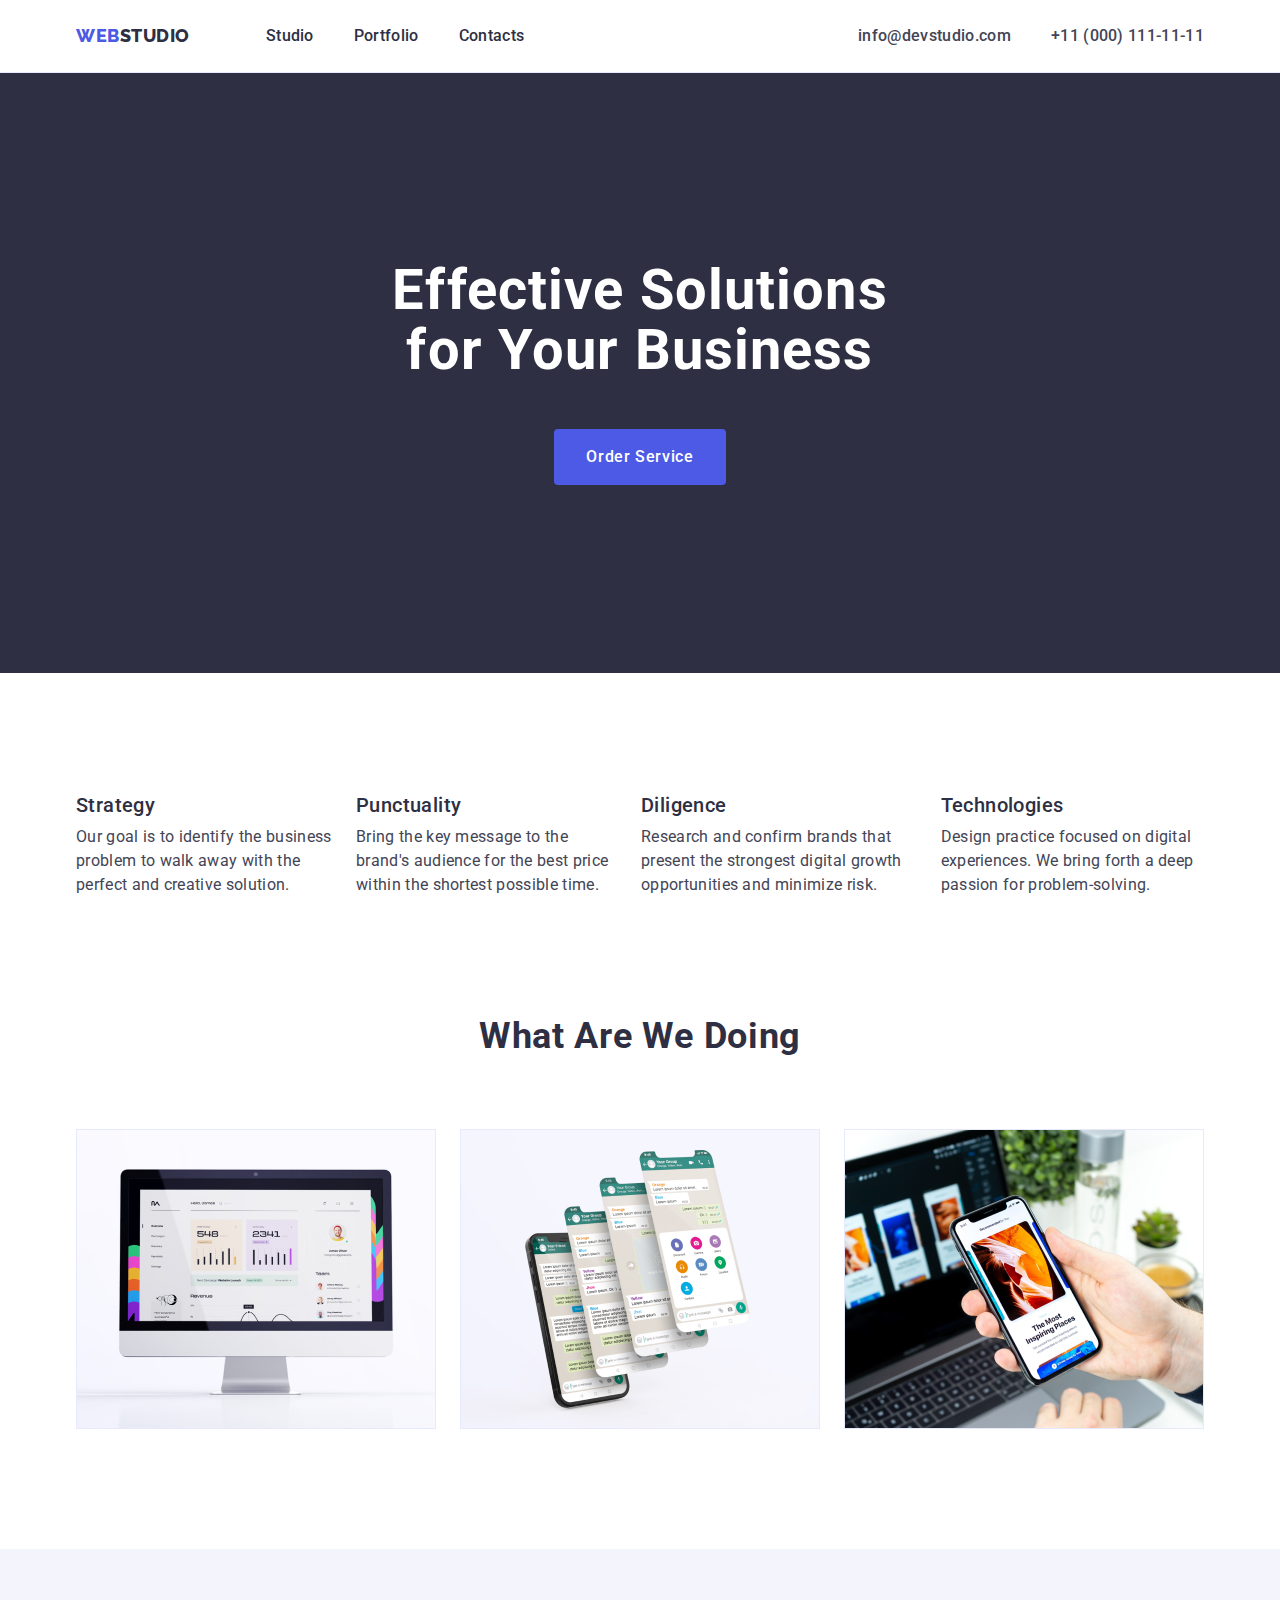
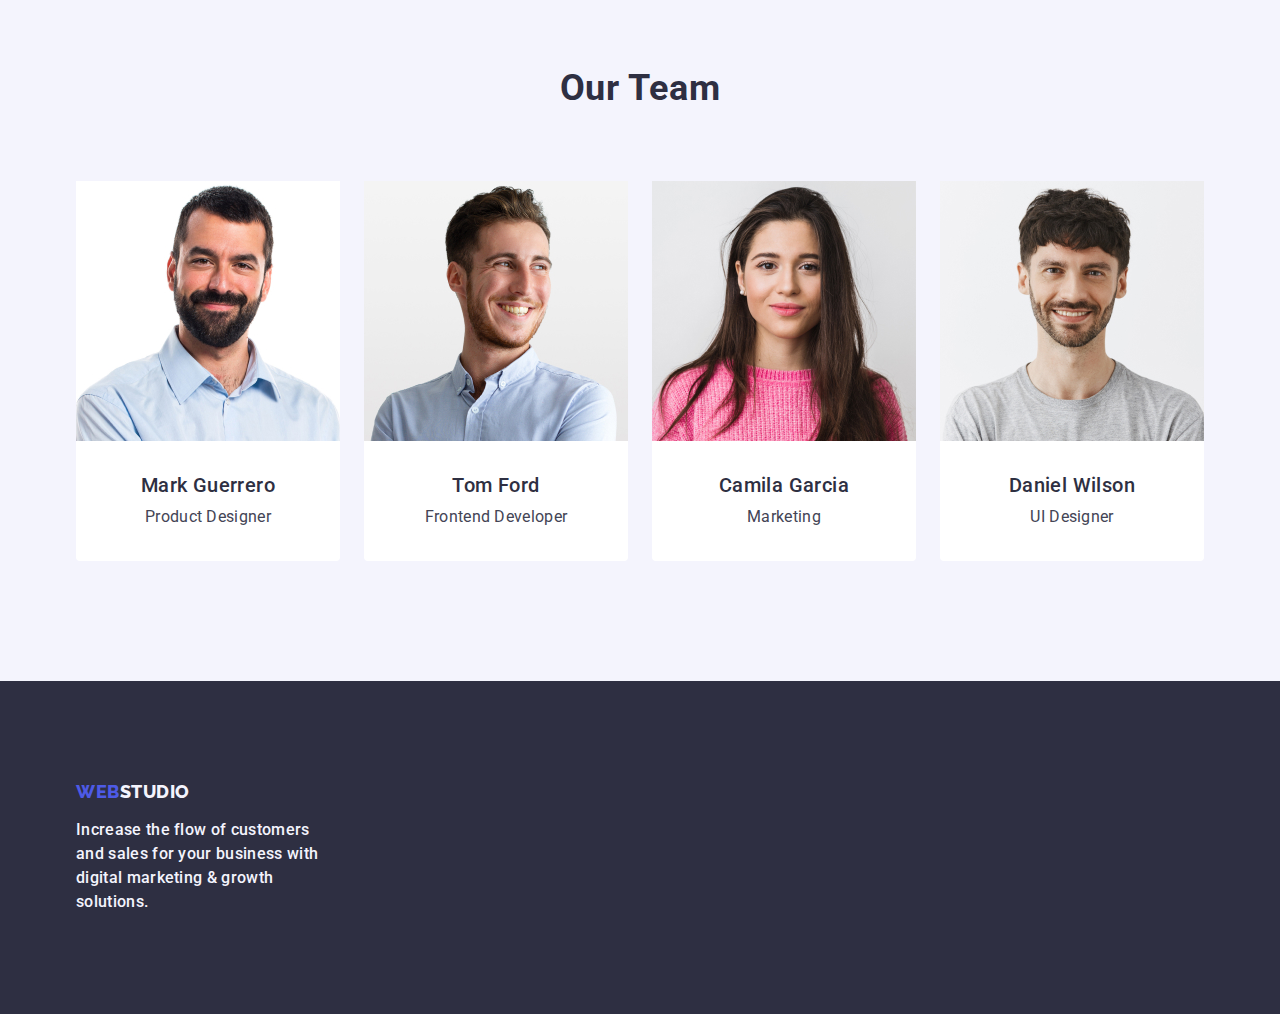
<file: index.html>
<!DOCTYPE html>
<html lang="en">
  <head>
    <meta charset="UTF-8" />
    <meta http-equiv="X-UA-Compatible" content="IE=edge" />
    <meta name="viewport" content="width=device-width, initial-scale=1.0" />
    <title>Studio</title>
    <link rel="preconnect" href="https://fonts.googleapis.com" />
    <link rel="preconnect" href="https://fonts.gstatic.com" crossorigin />
    <link
      href="https://fonts.googleapis.com/css2?family=Raleway:wght@400;500;700&family=Roboto:wght@400;500;700&display=swap"
      rel="stylesheet"
    />
    <link
      rel="stylesheet"
      href="https://cdnjs.cloudflare.com/ajax/libs/modern-normalize/1.1.0/modern-normalize.min.css"
    />
    <link rel="stylesheet" href="./css/styles.css" />
  </head>
  <body>
    <header class="page-head">
      <div class="pg-hd container">
        <nav class="nav">
          <a href="./index.html" class="logo link">
            Web<span class="web">Studio</span></a
          >
          <ul class="site-nav list">
            <li class="item"><a href="./index.html" class="link">Studio</a></li>
            <li class="item">
              <a href="./portfolio.html" class="link">Portfolio</a>
            </li>
            <li class="item"><a href="" class="link">Contacts</a></li>
          </ul>
        </nav>
        <address class="address">
          <ul class="contact list">
            <li class="item">
              <a href="mailto:info@devstudio.com" class="link"
                >info@devstudio.com</a
              >
            </li>

            <li class="item">
              <a href="tel:+110001111111" class="link">+11 (000) 111-11-11</a>
            </li>
          </ul>
        </address>
      </div>
    </header>

    <main>
      <section class="hero">
        <div class="container">
          <h1 class="hero-title">Effective Solutions for Your Business</h1>
          <button type="button" class="button stu">Order Service</button>
        </div>
      </section>
      <!-- Adventages -->
      <section class="section adventages">
        <div class="container">
          <h2 class="adv-title visually-hidden">Adventages</h2>
          <ul class="advent list">
            <li class="item">
              <h3 class="adventages-title">Strategy</h3>
              <p class="text">
                Our goal is to identify the business problem to walk away with
                the perfect and creative solution.
              </p>
            </li>
            <li class="item">
              <h3 class="adventages-title">Punctuality</h3>
              <p class="text">
                Bring the key message to the brand's audience for the best price
                within the shortest possible time.
              </p>
            </li>
            <li class="item">
              <h3 class="adventages-title">Diligence</h3>
              <p class="text">
                Research and confirm brands that present the strongest digital
                growth opportunities and minimize risk.
              </p>
            </li>
            <li class="item">
              <h3 class="adventages-title">Technologies</h3>
              <p class="text">
                Design practice focused on digital experiences. We bring forth a
                deep passion for problem-solving.
              </p>
            </li>
          </ul>
        </div>
      </section>
      <!-- What are we doing -->
      <section class="doo section">
        <div class="container">
          <h2 class="section-title">What are we doing</h2>
          <ul class="doing list">
            <li class="item">
              <img src="./images/mon.jpg" alt="Monitor" width="360" />
            </li>
            <li class="item">
              <img
                src="./images/phones.jpg"
                alt="phone with duplicated screens"
                width="360"
              />
            </li>
            <li class="item">
              <img
                src="./images/phone&mon.jpg"
                alt="phone and on the background monitor"
                width="360"
              />
            </li>
          </ul>
        </div>
      </section>
      <!-- Our Team -->
      <section class="section team">
        <div class="tim container">
          <h2 class="section-title">Our Team</h2>

          <ul class="team-list list">
            <li class="card">
              <img
                src="./images/worker1.jpg"
                alt="Man have black beard and wearing blue shirt"
                width="264"
              />
              <div class="n_and_p">
                <h3 class="team-name">Mark Guerrero</h3>
                <p class="prof">Product Designer</p>
              </div>
            </li>
            <li class="card">
              <img
                src="./images/worker2.jpg"
                alt="Man have red beard and wearing blue shirt"
                width="264"
              />
              <div class="n_and_p">
                <h3 class="team-name">Tom Ford</h3>
                <p class="prof">Frontend Developer</p>
              </div>
            </li>
            <li class="card">
              <img
                src="./images/worker3.jpg"
                alt="Girl with long brown hair and wearing in pink sweater"
                width="264"
              />
              <div class="n_and_p">
                <h3 class="team-name">Camila Garcia</h3>
                <p class="prof">Marketing</p>
              </div>
            </li>
            <li class="card">
              <img
                src="./images/worker4.jpg"
                alt="Man have short black beard and wearing gray t-shirt"
                width="264"
              />
              <div class="n_and_p">
                <h3 class="team-name">Daniel Wilson</h3>
                <p class="prof">UI Designer</p>
              </div>
            </li>
          </ul>
        </div>
      </section>
    </main>

    <footer class="foot-site">
      <div class="foot container">
        <a href="./index.html" class="logo-footer link"
          >Web<span class="web">Studio</span></a
        >
        <p class="foot-text">
          Increase the flow of customers and sales for your business with
          digital marketing & growth solutions.
        </p>
      </div>
    </footer>
  </body>
</html>
</file>
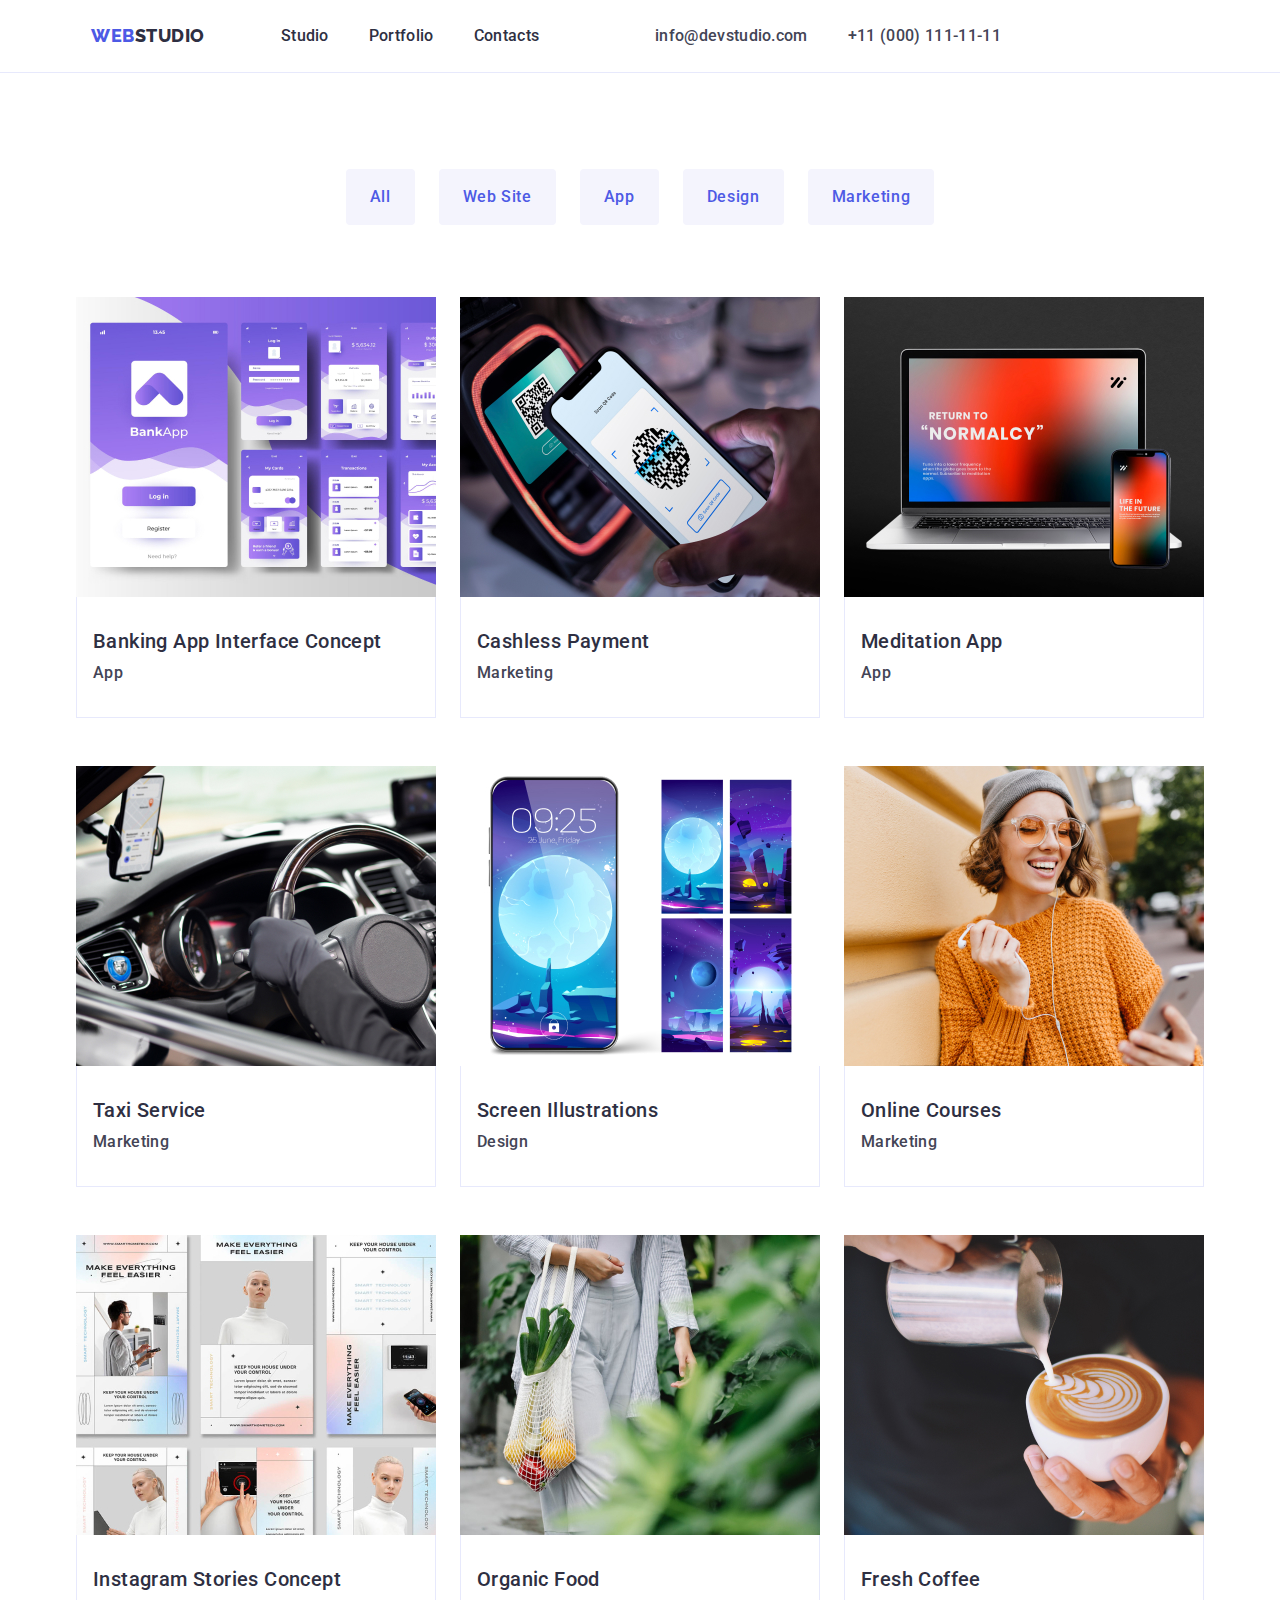
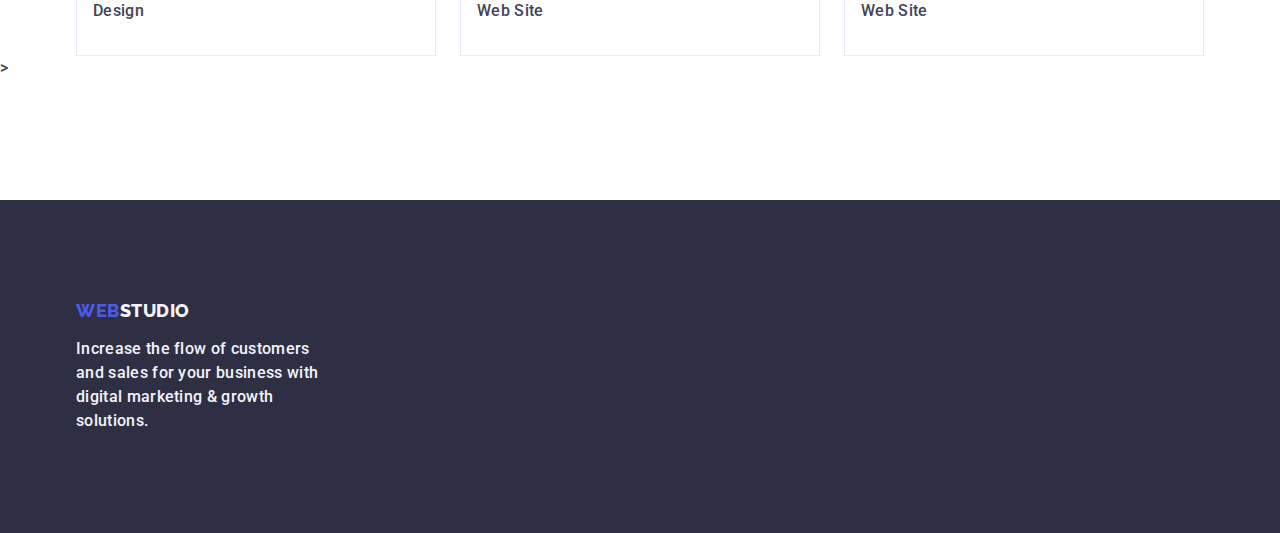
<file: portfolio.html>
<!DOCTYPE html>
<html lang="en">
  <head>
    <meta charset="UTF-8" />
    <meta http-equiv="X-UA-Compatible" content="IE=edge" />
    <meta name="viewport" content="width=device-width, initial-scale=1.0" />
    <title>Portfolio</title>
    <link rel="preconnect" href="https://fonts.googleapis.com" />
    <link rel="preconnect" href="https://fonts.gstatic.com" crossorigin />
    <link
      href="https://fonts.googleapis.com/css2?family=Raleway:wght@400;500;700;800&family=Roboto:wght@400;500;700&display=swap"
      rel="stylesheet"
    />
    <link
      rel="stylesheet"
      href="https://cdnjs.cloudflare.com/ajax/libs/modern-normalize/1.1.0/modern-normalize.min.css"
    />
    <link rel="stylesheet" href="./css/styles.css" />
  </head>
  <body>
    <header class="page-head">
      <div class="pg-hd container">
        <nav class="nav container">
          <a href="./index.html" class="logo link">
            Web<span class="web">Studio</span></a
          >
          <ul class="site-nav list">
            <li class="item"><a href="./index.html" class="link">Studio</a></li>
            <li class="item">
              <a href="./portfolio.html" class="link">Portfolio</a>
            </li>
            <li class="item"><a href="" class="link">Contacts</a></li>
          </ul>
        </nav>
        <address class="address container">
          <ul class="contact list">
            <li class="item">
              <a href="mailto:info@devstudio.com" class="link"
                >info@devstudio.com</a
              >
            </li>

            <li class="item">
              <a href="tel:+110001111111" class="link">+11 (000) 111-11-11</a>
            </li>
          </ul>
        </address>
      </div>
    </header>

    <main>
      <!-- out navigate -->
      <section class="main-portf">
        <div class="container">
          <h1 class="hide-title visually-hidden">Works</h1>
          <ul class="btn list">
            <li class="bitem">
              <button type="button" class="port">All</button>
            </li>
            <li class="bitem">
              <button type="button" class="port">Web Site</button>
            </li>
            <li class="bitem">
              <button type="button" class="port">App</button>
            </li>
            <li class="bitem">
              <button type="button" class="port">Design</button>
            </li>
            <li class="bitem">
              <button type="button" class="port">Marketing</button>
            </li>
          </ul>
          <ul class="examples list">
            <li class="item">
              <a href="" class="link">
                <img src="./images/bankapp.jpg" alt="bank app" width="360" />
                <div class="item-item">
                  <h2 class="example-title">Banking App Interface Concept</h2>
                  <p class="text">App</p>
                </div>
              </a>
            </li>

            <li class="item">
              <a href="" class="link">
                <img src="./images/pay.jpg" alt="Payment" width="360" />
                <div class="item-item">
                  <h2 class="example-title">Cashless Payment</h2>
                  <p class="text">Marketing</p>
                </div>
              </a>
            </li>

            <li class="item">
              <a href="" class="link">
                <img
                  src="./images/meditation.jpg"
                  alt="meditation app"
                  width="360"
                />
                <div class="item-item">
                  <h2 class="example-title">Meditation App</h2>
                  <p class="text">App</p>
                </div>
              </a>
            </li>

            <li class="item">
              <a href="" class="link">
                <img src="./images/gps.jpg" alt="Driver use gps" width="360" />
                <div class="item-item">
                  <h2 class="example-title">Taxi Service</h2>
                  <p class="text">Marketing</p>
                </div>
              </a>
            </li>

            <li class="item">
              <a href="" class="link">
                <img
                  src="./images/wallpaper.jpg"
                  alt="Drawn cosmos wallpaper"
                  width="360"
                />
                <div class="item-item">
                  <h2 class="example-title">Screen Illustrations</h2>
                  <p class="text">Design</p>
                </div>
              </a>
            </li>

            <li class="item">
              <a href="" class="link">
                <img
                  src="./images/girl.jpg"
                  alt="Girl in yellow sweater listening music"
                  width="360"
                />
                <div class="item-item">
                  <h2 class="example-title">Online Courses</h2>
                  <p class="text">Marketing</p>
                </div>
              </a>
            </li>

            <li class="item">
              <a href="" class="link">
                <img
                  src="./images/leaflets.jpg"
                  alt="a lot of instagram stories examples"
                  width="360"
                />
                <div class="item-item">
                  <h2 class="example-title">Instagram Stories Concept</h2>
                  <p class="text">Design</p>
                </div>
              </a>
            </li>
            <li class="item">
              <a href="" class="link">
                <img src="./images/buy.jpg" alt="woman with bag" width="360" />
                <div class="item-item">
                  <h2 class="example-title">Organic Food</h2>
                  <p class="text">Web Site</p>
                </div>
              </a>
            </li>

            <li class="item">
              <a href="" class="link">
                <img
                  src="./images/coffee.jpg"
                  alt="barista pour coffee into the cup"
                  width="360"
                />
                <div class="item-item">
                  <h2 class="example-title">Fresh Coffee</h2>
                  <p class="text">Web Site</p>
                </div>
              </a>
            </li>
          </ul>
        </div>
        >
      </section>
    </main>
    <footer class="foot-site">
      <div class="foot container">
        <a href="./index.html" class="logo-footer link"
          >Web<span class="web">Studio</span></a
        >
        <p class="foot-text">
          Increase the flow of customers and sales for your business with
          digital marketing & growth solutions.
        </p>
      </div>
    </footer>
  </body>
</html>
</file>
<file: css/styles.css>
:root {
  --general-text-color: #434455;
  --footer-text-color: #f4f4fd;
  --title-text-color: #2e2f42;
  --primty-brand: #4d5ae5;
  --CTA: #404bbf;
  --port-but: #e7e9fc;
  --primary-white: #ffffff;
  --team-bg: #f4f4fd;
}

h1,
h2,
h3,
h4,
p {
  margin-top: 0;
  margin-bottom: 0;
}

ul {
  padding: 0;
}

.container {
  width: 1158px;
  margin-right: auto;
  margin-left: auto;
  padding: 0 15px;

  /* temprorary */
  /* outline: 2px solid tomato; */
}

img {
  display: block;
}

body {
  font-family: "Roboto", sans-serif;
  background-color: #ffffff;
  font-style: normal;
  font-weight: 500;
  font-size: 16px;
  line-height: 1.5;
  letter-spacing: 0.02em;
  color: var(--general-text-color);
}

/* logo */

.logo {
  text-decoration: none;
  color: var(--primty-brand);
  text-transform: uppercase;
  font-family: "Raleway", sans-serif;
  font-style: normal;
  font-weight: 800;
  font-size: 18px;
  line-height: 1.17;
  letter-spacing: 0.03em;

  margin-right: 76px;
}

.logo .link {
  text-decoration: none;
  margin-right: 76px;
}

.web {
  color: var(--title-text-color);
}

.page-head {
  border-bottom: 1px solid var(--port-but);
}

.pg-hd {
  display: flex;
  align-items: center;
}

/* nav */
.nav {
  display: flex;
  align-items: center;
}

.site-nav {
  display: flex;
}

.site-nav > .item {
  margin-right: 40px;
}

.site-nav .item:last-child {
  margin-right: 0;
}

.list {
  list-style: none;
  margin-top: 0;
  margin-bottom: 0;
}

.site-nav .link {
  display: block;
  padding-top: 24px;
  padding-bottom: 24px;
  text-decoration: none;
  color: var(--title-text-color);
}

.site-nav .link:hover,
.site-nav .link:focus,
.site-nav .link:active {
  color: var(--CTA);
}

/* address */

.contact {
  display: flex;
  align-items: center;
}

.contact > .item:not(:last-child) {
  margin-right: 40px;
}

.address {
  list-style: none;
  font-style: normal;
  margin-left: auto;
}

.address .link:hover,
.address .link:focus {
  list-style: none;
  color: var(--CTA);
}

.address .link {
  text-decoration: none;
  color: var(--general-text-color);
}

/* buttons */

.button {
  font-family: "Roboto", sans-serif;
  font-size: 16px;
  font-weight: 500;
  line-height: 1.5;
  letter-spacing: 0.04em;
  text-align: center;
  cursor: pointer;
  border-radius: 4px;
  min-width: 169px;
  height: 56px;
  border: none;
  display: block;
}

.stu {
  color: var(--primary-white);
  background-color: var(--primty-brand);
  padding: 16px 32px;
  margin-right: auto;
  margin-left: auto;
}

.stu:hover,
.stu:focus {
  background-color: var(--CTA);
}

.port {
  padding-left: 24px;
  padding-right: 24px;
  padding-top: 12px;
  padding-bottom: 12px;
  color: var(--primty-brand);
  background-color: var(--team-bg);
  border: 1px solid var(--port-but);

  font-family: "Roboto", sans-serif;
  font-size: 16px;
  font-weight: 500;
  line-height: 1.5;
  letter-spacing: 0.04em;
  text-align: center;
  cursor: pointer;
  border-radius: 4px;
  height: 56px;
  border: none;
  display: block;
}

.port:hover,
.port:focus {
  color: var(--primary-white);
  background-color: var(--CTA);
  border: 1px solid transparent;
}

/* studio */

/* sections */

.section {
  padding-top: 120px;
  /* background-color: teal; */
}

/* hero */
.hero {
  background-color: var(--title-text-color);
  text-align: center;
  padding-top: 188px;
  padding-bottom: 188px;
}

.hero-title {
  color: var(--primary-white);
  font-style: normal;
  font-weight: 700;
  font-size: 56px;
  line-height: 1.07;
  letter-spacing: 0.02em;
  text-align: center;
  margin-bottom: 48px;
  max-width: 496px;
  margin-right: auto;
  margin-left: auto;
}
.section-title {
  color: var(--title-text-color);
}

/* adventages */

.adventages {
  padding-top: 120px;
  padding-bottom: 120px;
}

.advent {
  display: flex;
  justify-content: center;
}

.adventages ul {
  padding: 0;
}

.advent > .item:not(:last-child) {
  margin-right: 24px;
}

.list {
  list-style: none;
}

.visually-hidden {
  position: absolute;
  width: 1px;
  height: 1px;
  margin: -1px;
  bottom: 0;
  padding: 0;
  white-space: nowrap;
  clip-path: inset(100%);
  clip: rect(0 0 0 0);
  overflow: hidden;
}

.adventages-title {
  color: var(--title-text-color);
  font-size: 20px;
  font-weight: 500;
  line-height: 24px;
  letter-spacing: 0.02em;
  text-align: left;
  margin-bottom: 8px;
}

.adventages .text {
  font-weight: 400;
  font-size: 16px;
  line-height: 1, 5;
}
/* What are we doing */

.doo {
  padding-bottom: 120px;
  padding-top: 0;
}

.doing {
  display: flex;
  justify-content: center;
}

.doing .item {
  margin-right: 24px;
}

.doing .item:last-child {
  margin-right: 0;
}

.section-title {
  font-style: normal;
  font-weight: 700;
  font-size: 36px;
  line-height: 1.11;
  color: var(--title-text-color);
  text-align: center;
  letter-spacing: 0.02em;
  text-transform: capitalize;
  text-align: center;
  margin-bottom: 72px;
}

/* team */

.team {
  background-color: var(--team-bg);
  padding-top: 120px;
  padding-bottom: 120px;
  display: flex;
  flex-wrap: wrap;
  justify-content: center;
}

.team-list {
  display: flex;
}

.team-name {
  font-size: 20px;
  font-weight: 500;
  line-height: 24px;
  letter-spacing: 0.02em;
  color: var(--title-text-color);
  text-align: center;
  margin-bottom: 8px;
}

.team .card {
  background-color: var(--primary-white);
  border-radius: 0px 0px 4px 4px;
  flex-basis: calc((100% - 3 * 24px) / 4);
}

.team .card:not(:last-child) {
  margin-right: 24px;
}

.n_and_p {
  padding-bottom: 32px;
  padding-top: 32px;
  padding-left: 16px;
  padding-right: 16px;
}

.prof {
  font-weight: 400;
  font-size: 16px;
  line-height: 1.5;
  text-align: center;
  letter-spacing: 0.02em;
}

/* portfolio */

.hide-title {
  visibility: hidden;
}

.bitem:not(:last-child) {
  margin-right: 24px;
}

.btn {
  display: flex;
  justify-content: center;
  padding-top: 120px;
  margin-bottom: 72px;
}

.btn > .item:not(:last-child) {
  margin-right: 24px;
}

.main-portf {
  padding-top: 96px;
  padding-bottom: 120px;
}

.main-portf ul {
  padding: 0;
}

.examples {
  list-style: none;
  padding-top: 120px;
  display: flex;
  flex-wrap: wrap;
  justify-content: center;
}

.examples > .item {
  width: calc((100% - 48px) / 3);
  margin-right: 24px;
  margin-bottom: 48px;
}

.examples > .item:nth-child(3n) {
  margin-right: 0;
}

.examples > .item:nth-last-child(-n + 3) {
  margin-bottom: 0px;
}

.item-item {
  padding: 32px 16px;
  border: 1px solid var(--port-but);
  border-top: none;
}

.example-title {
  font-size: 20px;
  font-weight: 500;
  line-height: 24px;
  letter-spacing: 0.02em;
  color: var(--title-text-color);
  margin-bottom: 8px;
}

.hide-title .list {
  list-style: none;
  text-decoration: none;
}

.examples .link {
  list-style: none;
  text-decoration: none;
}

.examples .text {
  color: var(--general-text-color);
}
/* footer */

.foot {
  display: block;
  justify-content: start;
}

.foot-site {
  background-color: var(--title-text-color);
  color: var(--footer-text-color);
  padding-top: 100px;
  padding-bottom: 100px;
}

.logo-footer {
  display: inline-block;
  text-decoration: none;
  color: var(--primty-brand);
  text-transform: uppercase;
  font-family: "Raleway", sans-serif;
  font-style: normal;
  font-weight: 800;
  font-size: 18px;
  line-height: 1.17;
  letter-spacing: 0.03em;
  margin-bottom: 16px;
}

.logo-footer .web {
  color: var(--footer-text-color);
}

.foot-text {
  max-width: 264px;
}
</file>
